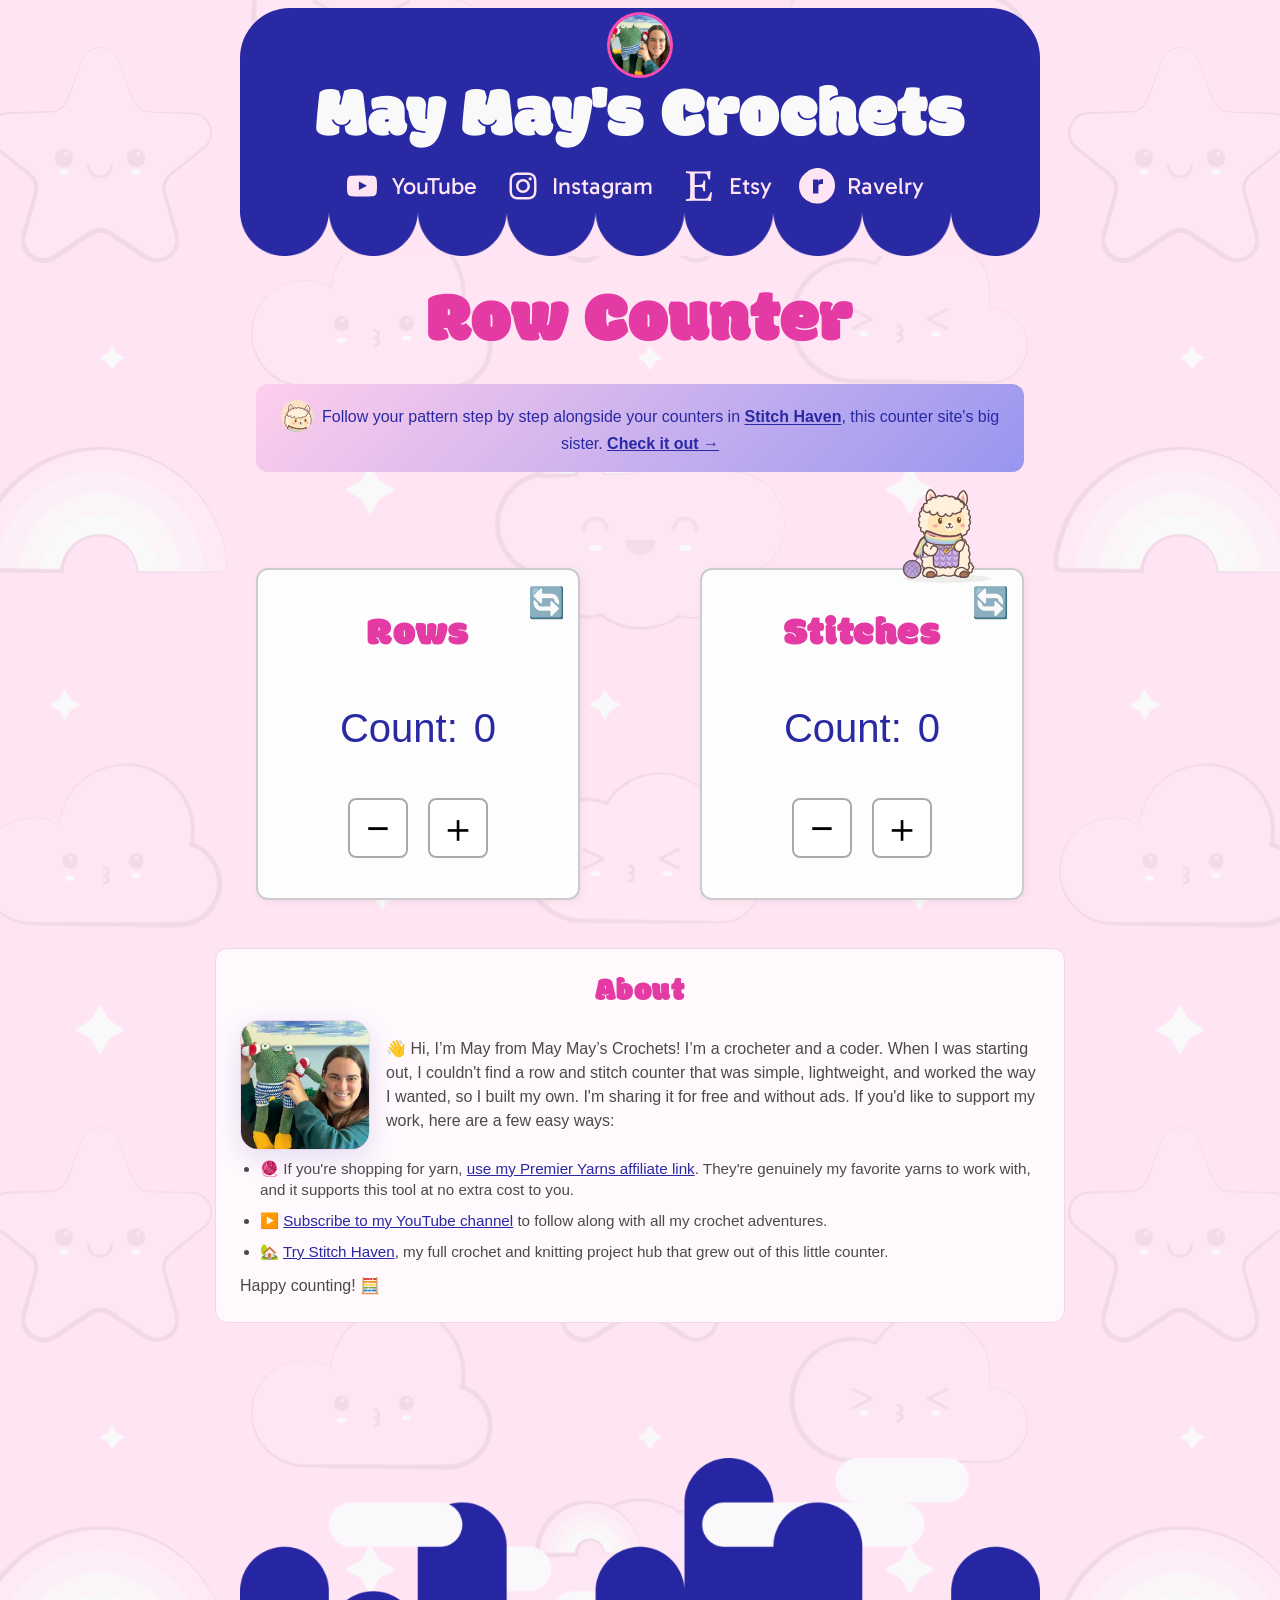
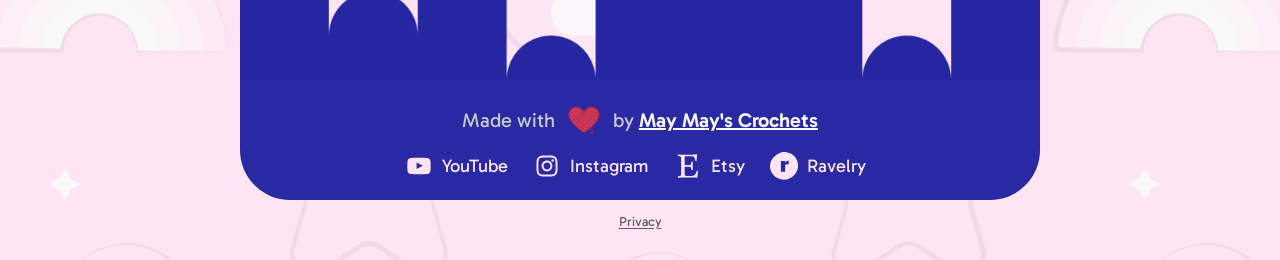
<file: index.html>
<!DOCTYPE html>
<html lang="en">
<head>
  <meta charset="UTF-8">
  <meta name="viewport" content="width=device-width, initial-scale=1">

  <script>
    // Redirect GitHub Pages URL to custom domain
    if (window.location.hostname === "maymillerricci.github.io") {
      window.location.replace("https://counter.maymayscrochets.com" + window.location.pathname + window.location.search + window.location.hash);
    }
  </script>

  <meta name="robots" content="max-image-preview:large">
  <title>Row and Stitch Counter for Crochet and Knitting</title>
  <meta name="description" content="Free, interactive row and stitch counter for crochet and knitting. Lightweight, ad-free, and no log-in required!">
  <link rel="canonical" href="https://counter.maymayscrochets.com/">
  <meta property="og:type" content="website">
  <meta property="og:title" content="Row and Stitch Counter for Crochet and Knitting">
  <meta property="og:url" content="https://counter.maymayscrochets.com/">
  <meta property="og:description" content="Free, interactive row and stitch counter for crochet and knitting. Lightweight, ad-free, and no log-in required!">
  <meta name="author" content="May May's Crochets">
  <meta property="og:site_name" content="May May&#039;s Crochets">
  <meta property="og:image" content="https://counter.maymayscrochets.com/yarn_heart.png">
  <meta property="og:image:width" content="1024">
  <meta property="og:image:height" content="1024">
  <meta property="og:image:alt" content="Yarn heart logo for row counter tool">
  <meta property="og:locale" content="en_US">
  <meta name="twitter:image" content="https://counter.maymayscrochets.com/yarn_heart.png">
  <meta name="twitter:card" content="summary_large_image">
  <meta name="twitter:title" content="Row and Stitch Counter for Crochet and Knitting">
  <meta name="twitter:description" content="Free, interactive row and stitch counter for crochet and knitting. Lightweight, ad-free, and no log-in required!">
  <meta name="google-site-verification" content="96zcWmvWQ5Y3mNIvaWmxEFenQrFo3_3DZJ_jO-Lgjtc">
  <link rel="icon" href="yarn_heart.png" sizes="32x32">
  <link rel="icon" href="yarn_heart.png" sizes="192x192">
  <link rel="apple-touch-icon" href="yarn_heart.png">
  <meta name="msapplication-TileImage" content="yarn_heart.png">
  <link rel="stylesheet" href="styles.css?v=20261111-andie5">
  <script src="counter.js?v=20260812-hygiene" defer></script>
  <script src="buddy.js?v=20261111-andie2" defer></script>
</head>
<body>
  <div>
    <header class="site-header">
      <div class="site-header__panel">
        <a class="site-brand-logo" href="https://maymayscrochets.com/" target="_blank" rel="noopener">
          <img width="80" height="80" src="may_victor_frog_2-160.png" alt="May May's Crochets" decoding="async">
        </a>
        <p class="site-title">
          <a href="https://maymayscrochets.com" target="_blank" rel="noopener">May May's Crochets</a>
        </p>
        <ul class="social-links social-links--labeled">
          <li class="social-link">
            <a class="social-link__anchor"
               href="https://www.youtube.com/@MayMaysCrochets"
               target="_blank"
               rel="noopener nofollow">
              <svg width="24" height="24" viewBox="0 0 24 24" version="1.1"
                   xmlns="http://www.w3.org/2000/svg" aria-hidden="true"
                   focusable="false">
                <path
                  d="M21.8,8.001c0,0-0.195-1.378-0.795-1.985c-0.76-0.797-1.613-0.801-2.004-0.847c-2.799-0.202-6.997-0.202-6.997-0.202 h-0.009c0,0-4.198,0-6.997,0.202C4.608,5.216,3.756,5.22,2.995,6.016C2.395,6.623,2.2,8.001,2.2,8.001S2,9.62,2,11.238v1.517 c0,1.618,0.2,3.237,0.2,3.237s0.195,1.378,0.795,1.985c0.761,0.797,1.76,0.771,2.205,0.855c1.6,0.153,6.8,0.201,6.8,0.201 s4.203-0.006,7.001-0.209c0.391-0.047,1.243-0.051,2.004-0.847c0.6-0.607,0.795-1.985,0.795-1.985s0.2-1.618,0.2-3.237v-1.517 C22,9.62,21.8,8.001,21.8,8.001z M9.935,14.594l-0.001-5.62l5.404,2.82L9.935,14.594z"></path>
              </svg>
              <span class="social-link__label">YouTube</span>
            </a>
          </li>
          <li class="social-link">
            <a class="social-link__anchor"
               href="https://www.instagram.com/maymayscrochets/"
               target="_blank"
               rel="noopener nofollow">
              <svg width="24" height="24" viewBox="0 0 24 24" version="1.1"
                   xmlns="http://www.w3.org/2000/svg" aria-hidden="true"
                   focusable="false">
                <path
                  d="M12,4.622c2.403,0,2.688,0.009,3.637,0.052c0.877,0.04,1.354,0.187,1.671,0.31c0.42,0.163,0.72,0.358,1.035,0.673 c0.315,0.315,0.51,0.615,0.673,1.035c0.123,0.317,0.27,0.794,0.31,1.671c0.043,0.949,0.052,1.234,0.052,3.637 s-0.009,2.688-0.052,3.637c-0.04,0.877-0.187,1.354-0.31,1.671c-0.163,0.42-0.358,0.72-0.673,1.035 c-0.315,0.315-0.615,0.51-1.035,0.673c-0.317,0.123-0.794,0.27-1.671,0.31c-0.949,0.043-1.233,0.052-3.637,0.052 s-2.688-0.009-3.637-0.052c-0.877-0.04-1.354-0.187-1.671-0.31c-0.42-0.163-0.72-0.358-1.035-0.673 c-0.315-0.315-0.51-0.615-0.673-1.035c-0.123-0.317-0.27-0.794-0.31-1.671C4.631,14.688,4.622,14.403,4.622,12 s0.009-2.688,0.052-3.637c0.04-0.877,0.187-1.354,0.31-1.671c0.163-0.42,0.358-0.72,0.673-1.035 c0.315-0.315,0.615-0.51,1.035-0.673c0.317-0.123,0.794-0.27,1.671-0.31C9.312,4.631,9.597,4.622,12,4.622 M12,3 C9.556,3,9.249,3.01,8.289,3.054C7.331,3.098,6.677,3.25,6.105,3.472C5.513,3.702,5.011,4.01,4.511,4.511 c-0.5,0.5-0.808,1.002-1.038,1.594C3.25,6.677,3.098,7.331,3.054,8.289C3.01,9.249,3,9.556,3,12c0,2.444,0.01,2.751,0.054,3.711 c0.044,0.958,0.196,1.612,0.418,2.185c0.23,0.592,0.538,1.094,1.038,1.594c0.5,0.5,1.002,0.808,1.594,1.038 c0.572,0.222,1.227,0.375,2.185,0.418C9.249,20.99,9.556,21,12,21s2.751-0.01,3.711-0.054c0.958-0.044,1.612-0.196,2.185-0.418 c0.592-0.23,1.094-0.538,1.594-1.038c0.5-0.5,0.808-1.002,1.038-1.594c0.222-0.572,0.375-1.227,0.418-2.185 C20.99,14.751,21,14.444,21,12s-0.01-2.751-0.054-3.711c-0.044-0.958-0.196-1.612-0.418-2.185c-0.23-0.592-0.538-1.094-1.038-1.594 c-0.5-0.5-1.002-0.808-1.594-1.038c-0.572-0.222-1.227-0.375-2.185-0.418C14.751,3.01,14.444,3,12,3L12,3z M12,7.378 c-2.552,0-4.622,2.069-4.622,4.622S9.448,16.622,12,16.622s4.622-2.069,4.622-4.622S14.552,7.378,12,7.378z M12,15 c-1.657,0-3-1.343-3-3s1.343-3,3-3s3,1.343,3,3S13.657,15,12,15z M16.804,6.116c-0.596,0-1.08,0.484-1.08,1.08 s0.484,1.08,1.08,1.08c0.596,0,1.08-0.484,1.08-1.08S17.401,6.116,16.804,6.116z"></path>
              </svg>
              <span class="social-link__label">Instagram</span>
            </a>
          </li>
          <li class="social-link">
            <a class="social-link__anchor"
               href="https://www.etsy.com/shop/MayMaysCrochets"
               target="_blank"
               rel="noopener nofollow">
              <svg width="24" height="24" viewBox="0 0 24 24" version="1.1"
                   xmlns="http://www.w3.org/2000/svg" aria-hidden="true"
                   focusable="false">
                <path
                  d="M9.16033,4.038c0-.27174.02717-.43478.48913-.43478h6.22283c1.087,0,1.68478.92391,2.11957,2.663l.35326,1.38587h1.05978C19.59511,3.712,19.75815,2,19.75815,2s-2.663.29891-4.23913.29891h-7.962L3.29076,2.163v1.1413L4.731,3.57609c1.00543.19022,1.25.40761,1.33152,1.33152,0,0,.08152,2.71739.08152,7.20109s-.08152,7.17391-.08152,7.17391c0,.81522-.32609,1.11413-1.33152,1.30435l-1.44022.27174V22l4.2663-.13587h7.11957c1.60326,0,5.32609.13587,5.32609.13587.08152-.97826.625-5.40761.70652-5.89674H19.7038L18.644,18.52174c-.84239,1.90217-2.06522,2.038-3.42391,2.038H11.1712c-1.3587,0-2.01087-.54348-2.01087-1.712V12.65217s3.0163,0,3.99457.08152c.76087.05435,1.22283.27174,1.46739,1.33152l.32609,1.413h1.16848l-.08152-3.55978.163-3.587H15.02989l-.38043,1.57609c-.24457,1.03261-.40761,1.22283-1.46739,1.33152-1.38587.13587-4.02174.1087-4.02174.1087Z"></path>
              </svg>
              <span class="social-link__label">Etsy</span>
            </a>
          </li>
          <li class="social-link">
            <a class="social-link__anchor"
               href="https://www.ravelry.com/designers/may-mays-crochets"
               target="_blank"
               rel="noopener nofollow">
              <svg width="24" height="24" viewBox="0 0 32 32" version="1.1"
                   xmlns="http://www.w3.org/2000/svg" aria-hidden="true"
                   focusable="false">
                <path
                  d="M31.9225935,14.3830343 C31.843192,13.7034202 31.8108728,13.0142115 31.676409,12.3457909 C31.513217,11.5338519 31.3049377,10.7255108 31.04399,9.9399568 C30.5879302,8.56673641 29.921995,7.29385906 29.0146633,6.1605025 C28.6216459,5.66958121 28.2234414,5.17666106 27.7777556,4.73491185 C26.8480798,3.81383478 25.8118703,3.0246828 24.6810973,2.36105956 C23.5028429,1.6694522 22.2667332,1.10897041 20.952818,0.739580119 C20.2286284,0.536095643 19.4888778,0.382582797 18.7499252,0.239064276 C18.3042394,0.1527133 17.8461845,0.129526464 17.3941147,0.0759568771 C17.3733666,0.0735582388 17.3546135,0.0523702679 17.3350623,0.0395775307 C16.6276309,0.0399773037 15.9201995,0.0399773037 15.2127681,0.0399773037 C15.0543641,0.0655627781 14.8967581,0.100742805 14.7371571,0.115534408 C13.9690773,0.187093781 13.2233416,0.363793464 12.485586,0.582069542 C11.5774564,0.85031725 10.7100249,1.21930776 9.8717207,1.65705924 C8.99351621,2.11599869 8.16199501,2.65209433 7.36877805,3.24495774 C6.96339152,3.54798571 6.56239401,3.86020845 6.18733167,4.19921598 C5.51860349,4.80447236 4.8482793,5.41092806 4.22024938,6.05736106 C3.37197007,6.93086515 2.6405985,7.90071453 2.00857855,8.94612103 C1.44837905,9.8731947 0.988329177,10.8438436 0.661546135,11.8772569 C0.425735661,12.6236332 0.255361596,13.3828022 0.156009975,14.1619598 C0.0570573566,14.9391186 0.0147630923,15.7186761 0.0538653367,16.4970342 C0.098553616,17.3825314 0.180349127,18.2652303 0.344738155,19.1419326 C0.572568579,20.3568428 0.928877805,21.5237803 1.44438903,22.6451437 C1.87092269,23.5722174 2.40399002,24.4309299 3.02204489,25.2432687 C3.54034913,25.9240821 4.1272818,26.5397326 4.75451372,27.1110083 C5.59561097,27.8769734 6.51690773,28.5413962 7.50084788,29.1214669 C8.66753117,29.8094763 9.89206983,30.3575651 11.1752618,30.7829236 C12.0482793,31.0723593 12.9416459,31.2786422 13.8465835,31.4293566 C14.245586,31.495719 14.6533666,31.5117099 15.0567581,31.5524867 C15.0838903,31.5552851 15.1090274,31.5768729 15.1349626,31.5892659 C15.842394,31.5892659 16.5498254,31.5892659 17.2572569,31.5892659 C17.4220449,31.5636804 17.5860349,31.5277008 17.75202,31.5141085 C18.8257357,31.4265582 19.8623441,31.1635076 20.8734165,30.8097084 C22.0041895,30.4135334 23.0886783,29.9074207 24.0909726,29.2441972 C24.7317706,28.8204378 25.3657855,28.3846852 25.9798504,27.9233471 C26.3600998,27.6375094 26.7020449,27.2989016 27.0515711,26.9730866 C27.3121197,26.7300246 27.5618953,26.4749694 27.8080798,26.2171158 C28.6012968,25.3843885 29.285985,24.4685085 29.8737157,23.4802696 C30.5009476,22.4256683 31.0144638,21.3174974 31.3396509,20.1329699 C31.527581,19.4485585 31.6648379,18.7497552 31.8008978,18.052551 C31.8687282,17.705548 31.8830923,17.3477512 31.9237905,16.9951514 C31.9261845,16.9743632 31.9473317,16.9555738 31.9600998,16.9359849 C31.9600998,16.1240459 31.9600998,15.3121069 31.9600998,14.5001678 C31.9473317,14.4609901 31.9273815,14.4230116 31.9225935,14.3830343 Z M21.3326683,14.3074772 C21.3326683,14.3074772 20.2433915,14.1115884 19.4613466,14.1115884 C17.6738155,14.1115884 17.2548628,15.0910324 17.2548628,16.5462062 L17.2548628,22.702711 L12.4229426,22.702711 L12.4229426,10.1658286 L17.2548628,10.1658286 L17.2548628,12.264637 C17.8413965,10.5016379 19.0144638,9.88598744 21.3326683,9.88598744 L21.3326683,14.3074772 L21.3326683,14.3074772 Z"></path>
              </svg>
              <span class="social-link__label">Ravelry</span>
            </a>
          </li>
        </ul>
        <figure class="site-header__decoration">
          <img src="sub-elipses_1_bot.png" alt="" width="900" height="50">
        </figure>
      </div>
    </header>
    <div class="page-content">
      <main class="counter-page">
        <div class="counter-page__heading">
          <h1 class="page-title">Row Counter</h1>
        </div>
        <div class="counter-page__body">
          <!-- Stitch Haven Banner -->
          <div class="stitch-haven-banner">
            <p>
              <img class="stitch-haven-banner__buddy" src="andie_avatar.svg" alt="" width="220" height="220">
              Follow your pattern step by step alongside your counters in
              <a href="https://stitchhaven.maymayscrochets.com?utm_source=counter"
                 target="_blank" rel="noopener" class="stitch-haven-link">
                Stitch Haven</a>, this counter site's big sister.
              <a href="https://stitchhaven.maymayscrochets.com?utm_source=counter"
                 target="_blank" rel="noopener" class="stitch-haven-link">
                Check it out →
              </a>
            </p>
          </div>
          <div class="counter-wrapper">
            <!-- Rows Counter -->
          <div class="counter-box" data-counter-key="rowsCounter">
            <div class="crafting-buddy crafting-buddy--narrow">
              <button class="crafting-buddy__toggle" type="button"
                      aria-label="Tuck Andie away" title="Tuck Andie away">
                <img src="andie.svg" alt="" width="345" height="370">
              </button>
            </div>
            <button class="reset-button" type="button" data-action="reset"
                    aria-label="Reset row count" title="Reset">🔄
              </button>
              <h2>Rows</h2>
              <div class="counter-display">
                Count: <span id="rowsCounter" role="status" aria-label="Row count">0</span>
              </div>
              <div class="counter-controls">
              <button class="control-button" type="button" data-action="decrease"
                      aria-label="Decrease row count" title="Decrease">
                  −
                </button>
              <button class="control-button" type="button" data-action="increase"
                      aria-label="Increase row count" title="Increase">
                  ＋
                </button>
              </div>
            </div>

            <!-- Stitches Counter -->
          <div class="counter-box" data-counter-key="stitchesCounter">
            <div class="crafting-buddy crafting-buddy--wide">
              <button class="crafting-buddy__toggle" type="button"
                      aria-label="Tuck Andie away" title="Tuck Andie away">
                <img src="andie.svg" alt="" width="345" height="370">
              </button>
            </div>
            <button class="reset-button" type="button" data-action="reset"
                    aria-label="Reset stitch count" title="Reset">🔄
              </button>
              <h2>Stitches</h2>
              <div class="counter-display">
                Count: <span id="stitchesCounter" role="status" aria-label="Stitch count">0</span>
              </div>
              <div class="counter-controls">
              <button class="control-button" type="button" data-action="decrease"
                      aria-label="Decrease stitch count" title="Decrease">
                  −
                </button>
              <button class="control-button" type="button" data-action="increase"
                      aria-label="Increase stitch count" title="Increase">
                  ＋
                </button>
              </div>
            </div>
          </div>
          <!-- Support Section -->
          <section class="about-card">
            <h2>About</h2>
            <div class="about-card__intro">
              <img class="about-card__photo" src="may_victor_frog.webp" alt="May holding a crocheted Victor Frog amigurumi plush" width="128" height="128" loading="lazy" decoding="async">
              <p class="about-card__bio">
                👋 Hi, I’m May from May May’s Crochets! I’m a crocheter and a coder.
                When I was starting out, I couldn't find a row and stitch counter that was simple, lightweight, and worked the way I wanted, so I built my own. I'm sharing it for free and without ads.
                If you'd like to support my work, here are a few easy ways:
              </p>
            </div>
            <ul class="about-card__links">
              <li>🧶 If you're shopping for yarn, <a href="https://referral.premieryarns.com/nnw3n" target="_blank" rel="noopener nofollow">use my Premier Yarns affiliate link</a>. They're genuinely my favorite yarns to work with, and it supports this tool at no extra cost to you.</li>
              <li>▶️ <a href="https://www.youtube.com/@MayMaysCrochets" target="_blank" rel="noopener">Subscribe to my YouTube channel</a> to follow along with all my crochet adventures.</li>
              <li>🏡 <a href="https://stitchhaven.maymayscrochets.com?utm_source=counter&utm_content=support_section" target="_blank" rel="noopener">Try Stitch Haven</a>, my full crochet and knitting project hub that grew out of this little counter.</li>
            </ul>
            <p class="about-card__closing">
              Happy counting! 🧮
            </p>
          </section>
        </div>
      </main>
    </div>
    <footer class="site-footer">
      <div class="site-footer__inner">
          <figure class="site-footer__decoration">
            <img src="footer_mountains-1024x284.png" alt="" width="1024" height="284">
          </figure>
        <div class="site-footer__panel">
          <div class="site-footer__content">
            <p class="footer-credit">
              <span class="footer-credit__made">
                Made with <img src="yarn_heart.png" alt="love" width="500" height="500">
              </span>
              <span class="footer-credit__by">
                by <a href="https://maymayscrochets.com" target="_blank" rel="noopener">May May's Crochets</a>
              </span>
            </p>
            <ul class="social-links social-links--labeled">
              <li class="social-link">
                <a class="social-link__anchor"
                   href="https://www.youtube.com/@MayMaysCrochets"
                   target="_blank"
                   rel="noopener nofollow">
                  <svg width="24" height="24" viewBox="0 0 24 24" version="1.1"
                       xmlns="http://www.w3.org/2000/svg" aria-hidden="true"
                       focusable="false">
                    <path
                      d="M21.8,8.001c0,0-0.195-1.378-0.795-1.985c-0.76-0.797-1.613-0.801-2.004-0.847c-2.799-0.202-6.997-0.202-6.997-0.202 h-0.009c0,0-4.198,0-6.997,0.202C4.608,5.216,3.756,5.22,2.995,6.016C2.395,6.623,2.2,8.001,2.2,8.001S2,9.62,2,11.238v1.517 c0,1.618,0.2,3.237,0.2,3.237s0.195,1.378,0.795,1.985c0.761,0.797,1.76,0.771,2.205,0.855c1.6,0.153,6.8,0.201,6.8,0.201 s4.203-0.006,7.001-0.209c0.391-0.047,1.243-0.051,2.004-0.847c0.6-0.607,0.795-1.985,0.795-1.985s0.2-1.618,0.2-3.237v-1.517 C22,9.62,21.8,8.001,21.8,8.001z M9.935,14.594l-0.001-5.62l5.404,2.82L9.935,14.594z"></path>
                  </svg>
                  <span class="social-link__label">YouTube</span>
                </a>
              </li>
              <li class="social-link">
                <a class="social-link__anchor"
                   href="https://www.instagram.com/maymayscrochets/"
                   target="_blank"
                   rel="noopener nofollow">
                  <svg width="24" height="24" viewBox="0 0 24 24" version="1.1"
                       xmlns="http://www.w3.org/2000/svg" aria-hidden="true"
                       focusable="false">
                    <path
                      d="M12,4.622c2.403,0,2.688,0.009,3.637,0.052c0.877,0.04,1.354,0.187,1.671,0.31c0.42,0.163,0.72,0.358,1.035,0.673 c0.315,0.315,0.51,0.615,0.673,1.035c0.123,0.317,0.27,0.794,0.31,1.671c0.043,0.949,0.052,1.234,0.052,3.637 s-0.009,2.688-0.052,3.637c-0.04,0.877-0.187,1.354-0.31,1.671c-0.163,0.42-0.358,0.72-0.673,1.035 c-0.315,0.315-0.615,0.51-1.035,0.673c-0.317,0.123-0.794,0.27-1.671,0.31c-0.949,0.043-1.233,0.052-3.637,0.052 s-2.688-0.009-3.637-0.052c-0.877-0.04-1.354-0.187-1.671-0.31c-0.42-0.163-0.72-0.358-1.035-0.673 c-0.315-0.315-0.51-0.615-0.673-1.035c-0.123-0.317-0.27-0.794-0.31-1.671C4.631,14.688,4.622,14.403,4.622,12 s0.009-2.688,0.052-3.637c0.04-0.877,0.187-1.354,0.31-1.671c0.163-0.42,0.358-0.72,0.673-1.035 c0.315-0.315,0.615-0.51,1.035-0.673c0.317-0.123,0.794-0.27,1.671-0.31C9.312,4.631,9.597,4.622,12,4.622 M12,3 C9.556,3,9.249,3.01,8.289,3.054C7.331,3.098,6.677,3.25,6.105,3.472C5.513,3.702,5.011,4.01,4.511,4.511 c-0.5,0.5-0.808,1.002-1.038,1.594C3.25,6.677,3.098,7.331,3.054,8.289C3.01,9.249,3,9.556,3,12c0,2.444,0.01,2.751,0.054,3.711 c0.044,0.958,0.196,1.612,0.418,2.185c0.23,0.592,0.538,1.094,1.038,1.594c0.5,0.5,1.002,0.808,1.594,1.038 c0.572,0.222,1.227,0.375,2.185,0.418C9.249,20.99,9.556,21,12,21s2.751-0.01,3.711-0.054c0.958-0.044,1.612-0.196,2.185-0.418 c0.592-0.23,1.094-0.538,1.594-1.038c0.5-0.5,0.808-1.002,1.038-1.594c0.222-0.572,0.375-1.227,0.418-2.185 C20.99,14.751,21,14.444,21,12s-0.01-2.751-0.054-3.711c-0.044-0.958-0.196-1.612-0.418-2.185c-0.23-0.592-0.538-1.094-1.038-1.594 c-0.5-0.5-1.002-0.808-1.594-1.038c-0.572-0.222-1.227-0.375-2.185-0.418C14.751,3.01,14.444,3,12,3L12,3z M12,7.378 c-2.552,0-4.622,2.069-4.622,4.622S9.448,16.622,12,16.622s4.622-2.069,4.622-4.622S14.552,7.378,12,7.378z M12,15 c-1.657,0-3-1.343-3-3s1.343-3,3-3s3,1.343,3,3S13.657,15,12,15z M16.804,6.116c-0.596,0-1.08,0.484-1.08,1.08 s0.484,1.08,1.08,1.08c0.596,0,1.08-0.484,1.08-1.08S17.401,6.116,16.804,6.116z"></path>
                  </svg>
                  <span class="social-link__label">Instagram</span>
                </a>
              </li>
              <li class="social-link">
                <a class="social-link__anchor"
                   href="https://www.etsy.com/shop/MayMaysCrochets"
                   target="_blank"
                   rel="noopener nofollow">
                  <svg width="24" height="24" viewBox="0 0 24 24" version="1.1"
                       xmlns="http://www.w3.org/2000/svg" aria-hidden="true"
                       focusable="false">
                    <path
                      d="M9.16033,4.038c0-.27174.02717-.43478.48913-.43478h6.22283c1.087,0,1.68478.92391,2.11957,2.663l.35326,1.38587h1.05978C19.59511,3.712,19.75815,2,19.75815,2s-2.663.29891-4.23913.29891h-7.962L3.29076,2.163v1.1413L4.731,3.57609c1.00543.19022,1.25.40761,1.33152,1.33152,0,0,.08152,2.71739.08152,7.20109s-.08152,7.17391-.08152,7.17391c0,.81522-.32609,1.11413-1.33152,1.30435l-1.44022.27174V22l4.2663-.13587h7.11957c1.60326,0,5.32609.13587,5.32609.13587.08152-.97826.625-5.40761.70652-5.89674H19.7038L18.644,18.52174c-.84239,1.90217-2.06522,2.038-3.42391,2.038H11.1712c-1.3587,0-2.01087-.54348-2.01087-1.712V12.65217s3.0163,0,3.99457.08152c.76087.05435,1.22283.27174,1.46739,1.33152l.32609,1.413h1.16848l-.08152-3.55978.163-3.587H15.02989l-.38043,1.57609c-.24457,1.03261-.40761,1.22283-1.46739,1.33152-1.38587.13587-4.02174.1087-4.02174.1087Z"></path>
                  </svg>
                  <span class="social-link__label">Etsy</span>
                </a>
              </li>
              <li class="social-link">
                <a class="social-link__anchor"
                   href="https://www.ravelry.com/designers/may-mays-crochets"
                   target="_blank"
                   rel="noopener nofollow">
                  <svg width="24" height="24" viewBox="0 0 32 32" version="1.1"
                       xmlns="http://www.w3.org/2000/svg" aria-hidden="true"
                       focusable="false">
                    <path
                      d="M31.9225935,14.3830343 C31.843192,13.7034202 31.8108728,13.0142115 31.676409,12.3457909 C31.513217,11.5338519 31.3049377,10.7255108 31.04399,9.9399568 C30.5879302,8.56673641 29.921995,7.29385906 29.0146633,6.1605025 C28.6216459,5.66958121 28.2234414,5.17666106 27.7777556,4.73491185 C26.8480798,3.81383478 25.8118703,3.0246828 24.6810973,2.36105956 C23.5028429,1.6694522 22.2667332,1.10897041 20.952818,0.739580119 C20.2286284,0.536095643 19.4888778,0.382582797 18.7499252,0.239064276 C18.3042394,0.1527133 17.8461845,0.129526464 17.3941147,0.0759568771 C17.3733666,0.0735582388 17.3546135,0.0523702679 17.3350623,0.0395775307 C16.6276309,0.0399773037 15.9201995,0.0399773037 15.2127681,0.0399773037 C15.0543641,0.0655627781 14.8967581,0.100742805 14.7371571,0.115534408 C13.9690773,0.187093781 13.2233416,0.363793464 12.485586,0.582069542 C11.5774564,0.85031725 10.7100249,1.21930776 9.8717207,1.65705924 C8.99351621,2.11599869 8.16199501,2.65209433 7.36877805,3.24495774 C6.96339152,3.54798571 6.56239401,3.86020845 6.18733167,4.19921598 C5.51860349,4.80447236 4.8482793,5.41092806 4.22024938,6.05736106 C3.37197007,6.93086515 2.6405985,7.90071453 2.00857855,8.94612103 C1.44837905,9.8731947 0.988329177,10.8438436 0.661546135,11.8772569 C0.425735661,12.6236332 0.255361596,13.3828022 0.156009975,14.1619598 C0.0570573566,14.9391186 0.0147630923,15.7186761 0.0538653367,16.4970342 C0.098553616,17.3825314 0.180349127,18.2652303 0.344738155,19.1419326 C0.572568579,20.3568428 0.928877805,21.5237803 1.44438903,22.6451437 C1.87092269,23.5722174 2.40399002,24.4309299 3.02204489,25.2432687 C3.54034913,25.9240821 4.1272818,26.5397326 4.75451372,27.1110083 C5.59561097,27.8769734 6.51690773,28.5413962 7.50084788,29.1214669 C8.66753117,29.8094763 9.89206983,30.3575651 11.1752618,30.7829236 C12.0482793,31.0723593 12.9416459,31.2786422 13.8465835,31.4293566 C14.245586,31.495719 14.6533666,31.5117099 15.0567581,31.5524867 C15.0838903,31.5552851 15.1090274,31.5768729 15.1349626,31.5892659 C15.842394,31.5892659 16.5498254,31.5892659 17.2572569,31.5892659 C17.4220449,31.5636804 17.5860349,31.5277008 17.75202,31.5141085 C18.8257357,31.4265582 19.8623441,31.1635076 20.8734165,30.8097084 C22.0041895,30.4135334 23.0886783,29.9074207 24.0909726,29.2441972 C24.7317706,28.8204378 25.3657855,28.3846852 25.9798504,27.9233471 C26.3600998,27.6375094 26.7020449,27.2989016 27.0515711,26.9730866 C27.3121197,26.7300246 27.5618953,26.4749694 27.8080798,26.2171158 C28.6012968,25.3843885 29.285985,24.4685085 29.8737157,23.4802696 C30.5009476,22.4256683 31.0144638,21.3174974 31.3396509,20.1329699 C31.527581,19.4485585 31.6648379,18.7497552 31.8008978,18.052551 C31.8687282,17.705548 31.8830923,17.3477512 31.9237905,16.9951514 C31.9261845,16.9743632 31.9473317,16.9555738 31.9600998,16.9359849 C31.9600998,16.1240459 31.9600998,15.3121069 31.9600998,14.5001678 C31.9473317,14.4609901 31.9273815,14.4230116 31.9225935,14.3830343 Z M21.3326683,14.3074772 C21.3326683,14.3074772 20.2433915,14.1115884 19.4613466,14.1115884 C17.6738155,14.1115884 17.2548628,15.0910324 17.2548628,16.5462062 L17.2548628,22.702711 L12.4229426,22.702711 L12.4229426,10.1658286 L17.2548628,10.1658286 L17.2548628,12.264637 C17.8413965,10.5016379 19.0144638,9.88598744 21.3326683,9.88598744 L21.3326683,14.3074772 L21.3326683,14.3074772 Z"></path>
                  </svg>
                  <span class="social-link__label">Ravelry</span>
                </a>
              </li>
            </ul>
          </div>
        </div>
      </div>
    </footer>
    <div class="page-legal">
      <a href="/privacy/">Privacy</a>
    </div>
  </div>
  <svg class="visual-filters" xmlns="http://www.w3.org/2000/svg" viewBox="0 0 0 0" width="0" height="0"
       focusable="false" role="none">
    <defs>
      <filter id="header-decoration-filter">
        <feColorMatrix color-interpolation-filters="sRGB" type="matrix"
                       values=" .299 .587 .114 0 0 .299 .587 .114 0 0 .299 .587 .114 0 0 .299 .587 .114 0 0 "/>
        <feComponentTransfer color-interpolation-filters="sRGB">
          <feFuncR type="table" tableValues="0.16078431372549 1"/>
          <feFuncG type="table" tableValues="0.16078431372549 0.89803921568627"/>
          <feFuncB type="table" tableValues="0.63921568627451 0.95686274509804"/>
          <feFuncA type="table" tableValues="1 1"/>
        </feComponentTransfer>
        <feComposite in2="SourceGraphic" operator="in"/>
      </filter>
      <filter id="footer-decoration-filter">
        <feColorMatrix color-interpolation-filters="sRGB" type="matrix"
                       values=" .299 .587 .114 0 0 .299 .587 .114 0 0 .299 .587 .114 0 0 .299 .587 .114 0 0 "/>
        <feComponentTransfer color-interpolation-filters="sRGB">
          <feFuncR type="table" tableValues="0.16078431372549 0.98039215686275"/>
          <feFuncG type="table" tableValues="0.16078431372549 0.97647058823529"/>
          <feFuncB type="table" tableValues="0.63921568627451 0.98039215686275"/>
          <feFuncA type="table" tableValues="1 1"/>
        </feComponentTransfer>
        <feComposite in2="SourceGraphic" operator="in"/>
      </filter>
    </defs>
  </svg>
</body>
</html>
</file>
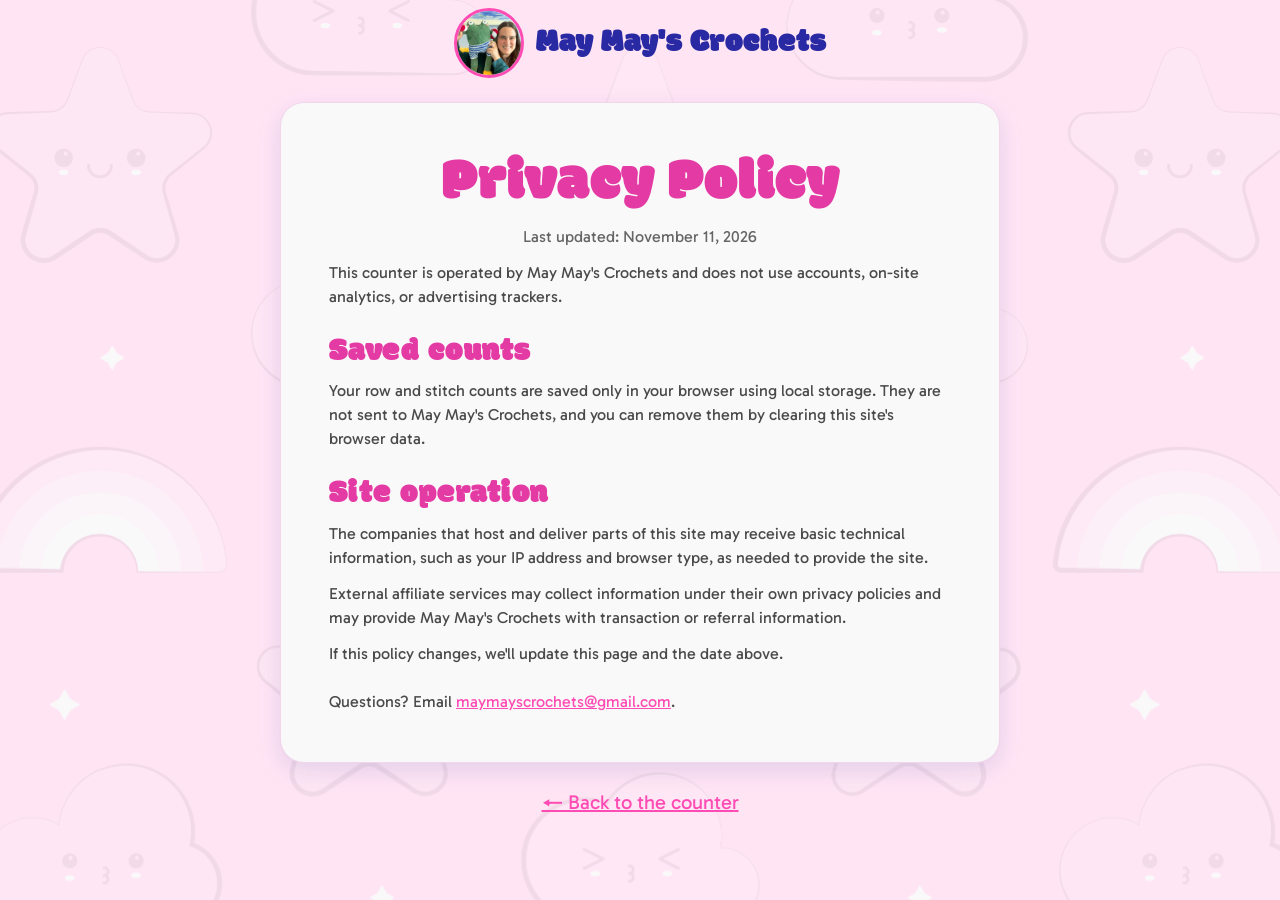
<file: privacy/index.html>
<!DOCTYPE html>
<html lang="en">
<head>
  <meta charset="UTF-8">
  <meta name="viewport" content="width=device-width, initial-scale=1">

  <script>
    if (window.location.hostname === "maymillerricci.github.io") {
      window.location.replace("https://counter.maymayscrochets.com" + window.location.pathname + window.location.search + window.location.hash);
    }
  </script>

  <title>Privacy Policy | Row and Stitch Counter</title>
  <meta name="description" content="Privacy policy for the May May's Crochets row and stitch counter.">
  <link rel="canonical" href="https://counter.maymayscrochets.com/privacy/">
  <link rel="icon" href="../yarn_heart.png" sizes="32x32">
  <link rel="apple-touch-icon" href="../yarn_heart.png">
  <link rel="stylesheet" href="../styles.css?v=20261111-andie5">
</head>
<body>
  <main class="privacy-shell">
    <a class="privacy-brand" href="/">
      <img src="../may_victor_frog_2-160.png" alt="" width="64" height="64">
      <span>May May's Crochets</span>
    </a>

    <article class="privacy-card">
      <h1>Privacy Policy</h1>
      <p class="privacy-updated">Last updated: November 11, 2026</p>

      <p>This counter is operated by May May's Crochets and does not use accounts, on-site analytics, or advertising trackers.</p>

      <h2>Saved counts</h2>
      <p>Your row and stitch counts are saved only in your browser using local storage. They are not sent to May May's Crochets, and you can remove them by clearing this site's browser data.</p>

      <h2>Site operation</h2>
      <p>The companies that host and deliver parts of this site may receive basic technical information, such as your IP address and browser type, as needed to provide the site.</p>

      <p>External affiliate services may collect information under their own privacy policies and may provide May May's Crochets with transaction or referral information.</p>

      <p>If this policy changes, we'll update this page and the date above.</p>

      <p class="privacy-contact">Questions? Email <a href="mailto:maymayscrochets@gmail.com">maymayscrochets@gmail.com</a>.</p>
    </article>

    <p class="privacy-back"><a href="/">← Back to the counter</a></p>
  </main>
</body>
</html>
</file>
<file: styles.css>
/*
 * Portions adapted from the Kawaii-Chan WordPress theme.
 * Copyright (C) 2022 Automattic. Licensed under GPLv2 or later.
 * Modified for the Row & Stitch Counter by May May's Crochets, August 12, 2026.
 * See LICENSE and README.md for details.
 */

@import url("https://fonts.googleapis.com/css2?family=Gabarito:wght@400;600&family=Modak&display=swap");

/* Design tokens */
:root {
  --color-background: #ffe5f4;
  --color-contrast: #2929a3;
  --color-primary: #ff4cb4;
  --color-secondary: #ff33aa;
  --color-surface: #faf9fa;
  --color-heading: #e43aa4;
  --color-text: #4a4a4a;
  --color-border: #f0d6eb;
  --font-body: Gabarito, system-ui;
  --font-heading: Modak, system-ui;
  --font-support: Inter, -apple-system, BlinkMacSystemFont, "Segoe UI", sans-serif;
  --font-size-medium: clamp(1rem, 1rem + ((1vw - 0.2rem) * 0.455), 1.25rem);
  --font-size-large: clamp(1.75rem, 1.75rem + ((1vw - 0.2rem) * 0.455), 2rem);
  --font-size-x-large: clamp(2rem, 2rem + ((1vw - 0.2rem) * 4.545), 4.5rem);
  --space-small: 0.44rem;
  --space-medium: 1rem;
  --space-large: 1.5rem;
  --content-width: 800px;
  --wide-width: 1200px;
}

/* Base */
body {
  background-color: var(--color-background);
  background-image: url("kawaii_pattern.png");
  background-position: 50% 0;
  background-size: 1080px;
  color: var(--color-contrast);
  font-family: var(--font-body);
  font-size: var(--font-size-medium);
  line-height: 1.5;
}

h1,
h2 {
  color: var(--color-heading);
  font-family: var(--font-heading);
  font-style: normal;
  font-weight: 400;
}

h1 {
  font-size: var(--font-size-x-large);
  line-height: 1.1;
}

h2 {
  font-size: var(--font-size-large);
  letter-spacing: 0.03rem;
  line-height: 1.2;
}

a {
  color: var(--color-primary);
  text-decoration: underline;
}

a:hover {
  color: var(--color-secondary);
  text-decoration: none;
}

/* Shared utilities */
.visually-hidden {
  word-wrap: normal !important;
  position: absolute;
  width: 1px;
  height: 1px;
  margin: -1px;
  padding: 0;
  overflow: hidden;
  border: 0;
  clip-path: inset(50%);
}

/* Header and social links */
.site-header,
.site-footer {
  padding-inline: var(--space-large);
}

.site-header__panel,
.site-footer__inner {
  width: 100%;
  max-width: var(--content-width);
  margin-inline: auto;
}

.site-header__panel {
  display: flex;
  flex-flow: column wrap;
  align-items: center;
  justify-content: space-between;
  gap: var(--space-small);
  padding-top: var(--space-small);
  border-radius: 50px 50px 0 0;
  background-color: var(--color-contrast);
  color: var(--color-surface);
}

.site-brand-logo {
  display: inline-block;
  border-radius: 9999px;
  box-shadow: 0 0 0 3px var(--color-primary);
  line-height: 0;
}

.site-brand-logo img {
  box-sizing: border-box;
  width: 60px;
  height: 60px;
  border-radius: inherit;
  object-fit: cover;
}

.site-title {
  margin: 0;
  padding-bottom: var(--space-small);
  color: var(--color-surface);
  font-family: var(--font-heading);
  font-size: var(--font-size-x-large);
  font-synthesis: none;
  font-style: normal;
  font-weight: 400;
  line-height: 1;
  text-align: center;
}

.site-title a {
  color: inherit;
  text-decoration: none;
}

.site-title a:hover {
  color: inherit;
  text-decoration: underline;
}

.social-links {
  display: flex;
  flex-wrap: wrap;
  align-items: center;
  gap: var(--space-medium);
  margin: 0;
  padding: 0;
  list-style: none;
}

.social-links--labeled {
  font-size: 36px;
  line-height: 1.5;
}

.social-links--icons {
  font-size: 48px;
  line-height: 1.5;
}

.site-footer .social-links--labeled {
  justify-content: center;
  font-size: 28px;
}

.social-link {
  display: block;
  margin: 0;
  padding: 0;
  border-radius: 9999px;
  color: var(--color-background);
  transition: transform 0.1s ease;
}

.social-link:hover {
  transform: scale(1.1);
}

.social-link__anchor {
  display: flex;
  align-items: center;
  color: inherit;
  line-height: 0;
  text-decoration: none;
}

.social-link__anchor:hover {
  color: inherit;
  text-decoration: none;
}

.social-link__anchor svg {
  display: block;
  width: 1em;
  height: 1em;
  fill: currentColor;
}

.social-link__label {
  margin-inline: 0.5em;
  font-size: 0.65em;
}

.site-header__decoration,
.site-footer__decoration {
  margin: 0;
  line-height: 1;
}

.site-header__decoration img,
.site-footer__decoration img {
  box-sizing: border-box;
  width: 100%;
  height: auto;
  vertical-align: bottom;
}

.site-header__decoration img {
  filter: url(#header-decoration-filter);
}

.site-footer__decoration img {
  filter: url(#footer-decoration-filter);
}

.visual-filters {
  visibility: hidden;
  position: absolute;
  left: -9999px;
  overflow: hidden;
}

/* Main counter */
.page-content {
  padding: 3vh var(--space-large) 15vh;
}

.counter-page {
  width: 100%;
  max-width: var(--wide-width);
  margin-inline: auto;
}

.counter-page__heading {
  display: flex;
  flex-flow: column wrap;
  align-items: center;
  gap: var(--space-medium);
}

.page-title {
  margin: 0;
  text-align: center;
}

.counter-page__body {
  margin-top: 2.5vh;
}

.stitch-haven-banner {
  box-sizing: border-box;
  max-width: 768px;
  margin: 0 auto 2rem;
  padding: 1rem 1.5rem;
  border-radius: 12px;
  background: linear-gradient(135deg, rgb(255, 206, 236) 0%, rgb(152, 150, 240) 100%);
  text-align: center;
}

.stitch-haven-banner p {
  margin: 0;
  color: var(--color-contrast);
  font-family: var(--font-support);
  font-size: 1rem;
  line-height: 1.5;
}

.stitch-haven-banner__buddy {
  display: inline-block;
  width: 2em;
  height: 2em;
  margin-right: 0.3em;
  border-radius: 50%;
  background: #fbe3c4;
  vertical-align: -0.6em;
}

.stitch-haven-link {
  color: var(--color-contrast);
  font-weight: 600;
  text-decoration: underline;
}

.stitch-haven-link:hover {
  color: var(--color-contrast);
  text-decoration: none;
}

.counter-page__body a:focus-visible {
  border-radius: 2px;
  outline: 2px solid var(--color-contrast);
  outline-offset: 2px;
  text-decoration: underline;
}

.counter-wrapper {
  display: flex;
  flex-wrap: wrap;
  flex-direction: column;
  align-items: center;
  gap: 2em;
  max-width: var(--content-width);
  margin: 2em auto 0;
  font-family: sans-serif;
}

.counter-box {
  position: relative;
  min-width: 240px;
  padding: 2em;
  border: 2px solid #ccc;
  border-radius: 12px;
  background-color: #fdfdfd;
  box-shadow: 2px 2px 8px rgba(0, 0, 0, 0.05);
  text-align: center;
}

/* Crafting buddy: Andie perches on a counter card and can tuck down to peek */
.counter-box:has(.crafting-buddy--narrow) {
  margin-top: 3.5rem;
}

.crafting-buddy {
  position: absolute;
  bottom: calc(100% - 2px);
  right: 1.5rem;
  height: 6.5rem;
}

.crafting-buddy--wide {
  display: none;
}

.crafting-buddy--hiding,
.crafting-buddy--returning {
  overflow: hidden;
}

.crafting-buddy__toggle {
  display: block;
  height: 100%;
  padding: 0;
  border: 0;
  background: none;
  cursor: pointer;
  -webkit-tap-highlight-color: transparent;
}

.crafting-buddy__toggle img {
  display: block;
  width: auto;
  height: 100%;
  transform: translateY(13%);
  transition: transform 0.35s ease;
  pointer-events: none;
}

.crafting-buddy--hiding .crafting-buddy__toggle img {
  transform: translateY(58%);
}

.crafting-buddy__toggle:focus-visible {
  outline: 3px solid var(--color-primary);
  outline-offset: 2px;
  border-radius: 8px;
}

.crafting-buddy__toggle:hover img,
.crafting-buddy__toggle:active img {
  transform: translateY(calc(13% - 4px));
}

.crafting-buddy--hiding .crafting-buddy__toggle:hover img,
.crafting-buddy--hiding .crafting-buddy__toggle:active img {
  transform: translateY(calc(58% - 8px));
}

@media (prefers-reduced-motion: reduce) {
  .crafting-buddy__toggle img {
    transition: none;
  }
}

/* Side by side from 720px, with Andie on Stitches; stacked below, with Andie on Rows */
@media (min-width: 720px) {
  .counter-wrapper {
    flex-direction: row;
    align-items: flex-end;
    justify-content: center;
    column-gap: clamp(1.5rem, calc(100vw - 720px), 6em);
  }

  .counter-box:has(.crafting-buddy--narrow) {
    margin-top: 0;
  }

  .counter-box:has(.crafting-buddy--wide) {
    margin-top: 3.5rem;
  }

  .crafting-buddy--narrow {
    display: none;
  }

  .crafting-buddy--wide {
    display: block;
  }
}

.counter-box h2 {
  margin: 0 0 1em;
  font-size: 2em;
}

.reset-button {
  position: absolute;
  top: 10px;
  right: 10px;
  display: flex;
  align-items: center;
  justify-content: center;
  width: 44px;
  height: 44px;
  padding: 0;
  border: none;
  background: none;
  font-size: 1.5em;
  cursor: pointer;
  touch-action: manipulation;
}

.counter-display {
  display: flex;
  align-items: center;
  justify-content: center;
  gap: 0.4em;
  margin-bottom: 1em;
  font-size: 2em;
}

.counter-controls {
  display: flex;
  justify-content: center;
  gap: 1em;
}

.control-button {
  width: 60px;
  height: 60px;
  padding: 0;
  border: 2px solid #aaa;
  border-radius: 8px;
  background-color: #fff;
  font-size: 2em;
  cursor: pointer;
  touch-action: manipulation;
  transition: background-color 0.2s, transform 0.2s;
}

.control-button:hover {
  background-color: #f0f0f0;
  transform: scale(1.05);
}

/* About */
.about-card {
  max-width: var(--content-width);
  margin: 3rem auto 0;
  padding: 1.5rem;
  border: 1px solid var(--color-border);
  border-radius: 12px;
  background-color: #fff8fd;
  font-family: var(--font-support);
}

.about-card h2 {
  margin: 0;
  text-align: center;
}

.about-card__intro {
  display: flex;
  flex-wrap: wrap;
  align-items: center;
  justify-content: center;
  gap: 1rem;
  margin: 0.5rem 0;
}

.about-card__photo {
  flex-shrink: 0;
  width: 128px;
  height: 128px;
  border: 1px solid var(--color-border);
  border-radius: 18px;
  box-shadow: 0 8px 24px rgba(41, 41, 163, 0.12);
  object-fit: cover;
}

.about-card__bio,
.about-card__closing {
  color: var(--color-text);
  font-size: 1rem;
  line-height: 1.5;
}

.about-card__bio {
  flex: 1 1 18rem;
  min-width: 0;
  margin: 0;
}

.about-card__links {
  margin: 0;
  padding-left: 1.25rem;
  color: var(--color-text);
  font-size: 0.95rem;
  line-height: 1.4;
}

.about-card__links li:not(:last-child) {
  margin-bottom: 0.6rem;
}

.about-card__links a {
  color: var(--color-contrast);
}

.about-card__closing {
  margin: 0.75rem 0 0;
}

/* Footer */
.site-footer__panel {
  padding: var(--space-medium) 0 1.25rem;
  border-radius: 0 0 50px 50px;
  background-color: var(--color-contrast);
  color: var(--color-background);
}

.site-footer__content {
  display: flex;
  flex-flow: column wrap;
  align-items: center;
  gap: 0.5rem;
}

.footer-credit {
  display: flex;
  align-items: center;
  justify-content: center;
  gap: 0.3rem;
  margin: 0;
  color: #c9c9c9;
  font-size: 1.25rem;
  font-weight: 400;
}

.footer-credit img {
  width: 3rem;
  height: 3rem;
}

.footer-credit__made {
  display: inline-flex;
  align-items: center;
  gap: 0.3rem;
}

.footer-credit__made,
.footer-credit__by,
.footer-credit a {
  white-space: nowrap;
}

.footer-credit a {
  color: var(--color-surface);
  font-weight: 600;
}

.page-legal {
  display: flex;
  align-items: center;
  justify-content: center;
  gap: 0.4rem;
  padding: 0.75rem 1rem 1.25rem;
  color: #625d63;
  font-size: 0.825rem;
  text-align: center;
}

.page-legal a {
  color: inherit;
  text-underline-offset: 2px;
}

.page-legal a:hover {
  color: var(--color-text);
}

/* Privacy page */
.privacy-shell {
  width: min(100%, 720px);
  margin: 0 auto;
}

.privacy-brand {
  display: flex;
  align-items: center;
  justify-content: center;
  gap: 0.75rem;
  margin-bottom: 1.5rem;
  color: var(--color-contrast);
  font-family: var(--font-heading);
  font-size: var(--font-size-large);
  text-decoration: none;
}

.privacy-brand img {
  width: 64px;
  height: 64px;
  border: 3px solid var(--color-primary);
  border-radius: 50%;
  object-fit: cover;
}

.privacy-card {
  padding: clamp(1.5rem, 5vw, 3rem);
  border: 1px solid var(--color-border);
  border-radius: 24px;
  background-color: var(--color-surface);
  box-shadow: 0 8px 24px rgba(41, 41, 163, 0.12);
  color: var(--color-text);
}

.privacy-card h1 {
  margin: 0 0 0.5rem;
  font-size: clamp(2.5rem, 6vw, 3.75rem);
  text-align: center;
}

.privacy-card h2 {
  margin: 1.5rem 0 0.4rem;
  font-size: var(--font-size-large);
}

.privacy-card p {
  margin: 0.5rem 0 0;
  font-size: 1rem;
}

.privacy-card p + p {
  margin-top: 0.75rem;
}

.privacy-updated,
.privacy-back {
  text-align: center;
}

.privacy-updated {
  color: #666;
  font-size: 0.875rem;
}

.privacy-card .privacy-contact {
  margin-top: 1.5rem;
}

.privacy-back {
  margin-top: 1.5rem;
}

/* Responsive adjustments */
@media (max-width: 768px) {
  .social-links--labeled {
    justify-content: center;
  }
}

@media (max-width: 480px) {
  .footer-credit {
    flex-direction: column;
    gap: 0.25rem;
    font-size: 1rem;
    white-space: nowrap;
  }

  .footer-credit img {
    width: 2rem;
    height: 2rem;
  }

  .site-footer .social-links--labeled {
    gap: 0.75rem;
    font-size: 24px;
  }
}

/* Header and footer links: one row down to small tablets, two by two on phones */
@media (max-width: 720px) {
  .stitch-haven-banner p {
    text-wrap: balance;
  }

  .site-header .social-links--labeled {
    flex-wrap: nowrap;
    font-size: 24px;
  }
}

@media (max-width: 480px) {
  .site-header .social-links--labeled,
  .site-footer .social-links--labeled {
    display: grid;
    grid-template-columns: repeat(2, auto);
    justify-content: center;
    column-gap: 1.25rem;
    row-gap: 0.25rem;
    font-size: 24px;
  }
}
</file>
